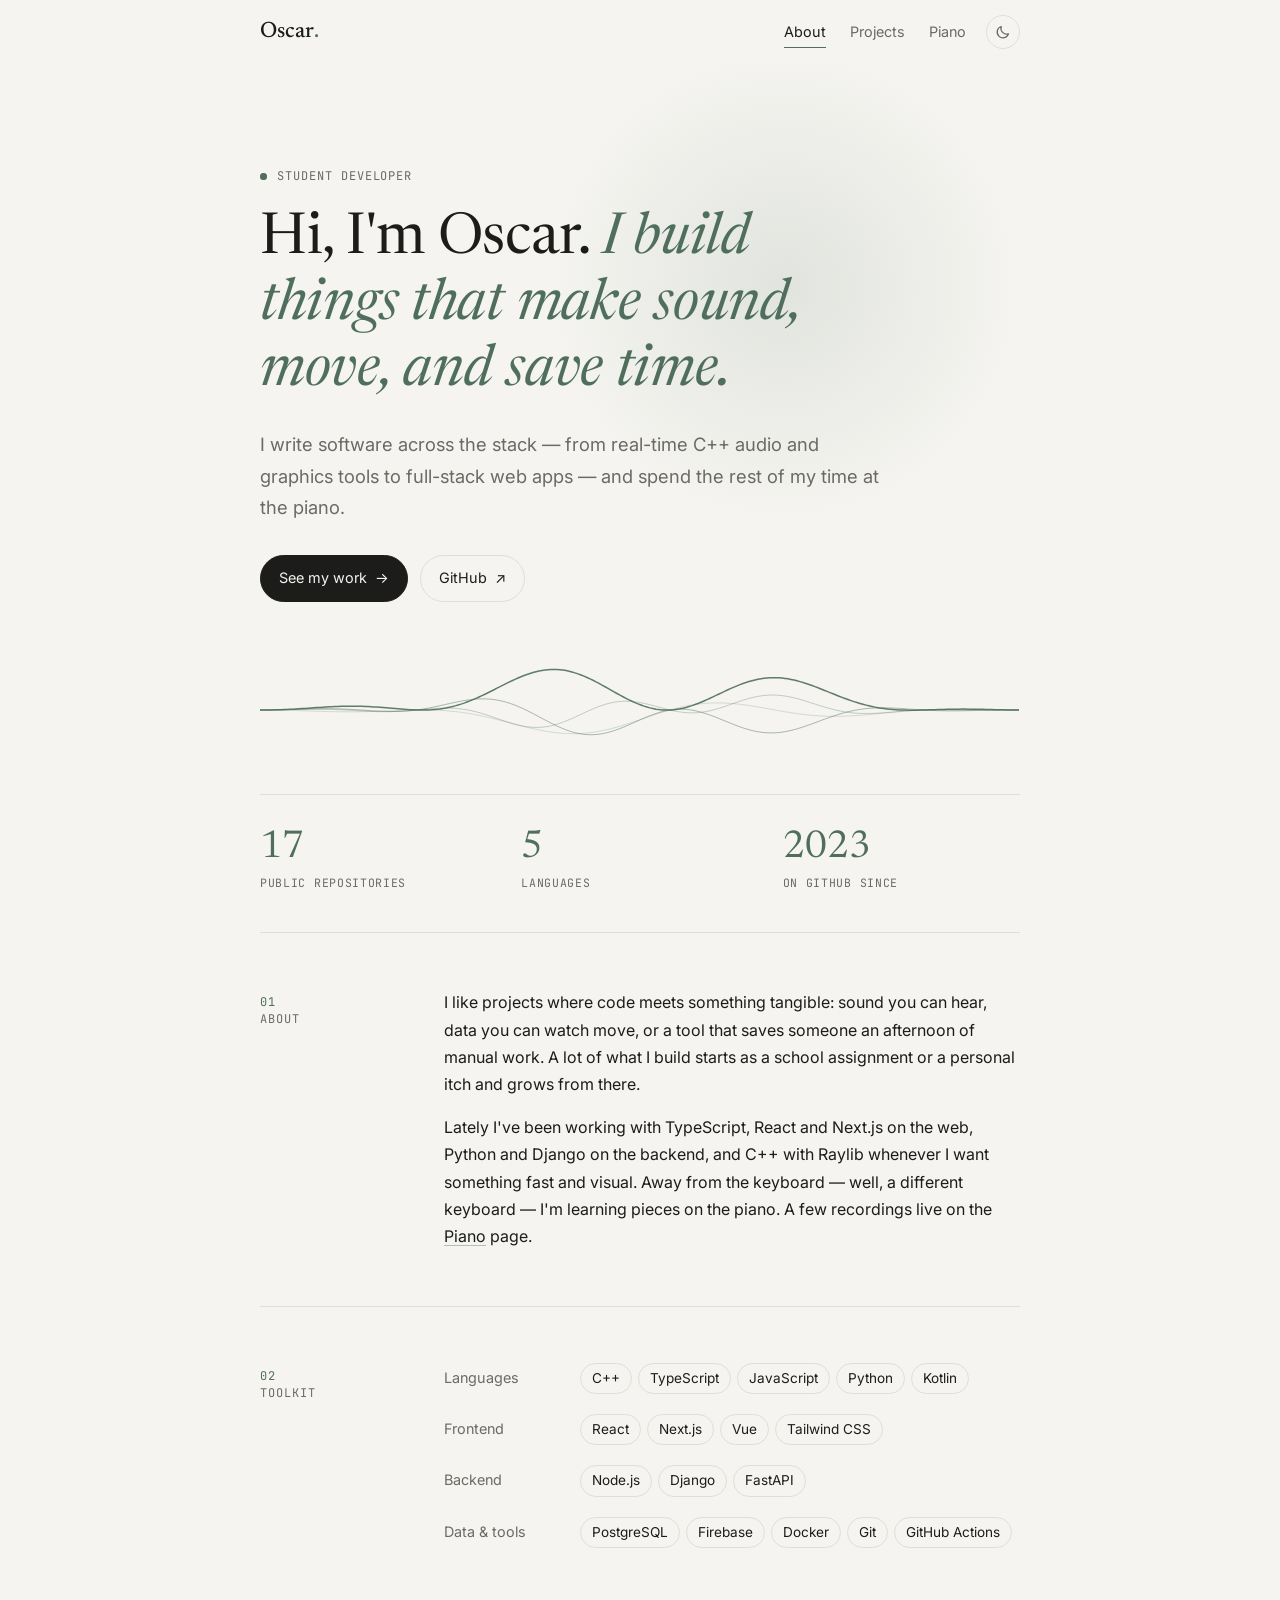
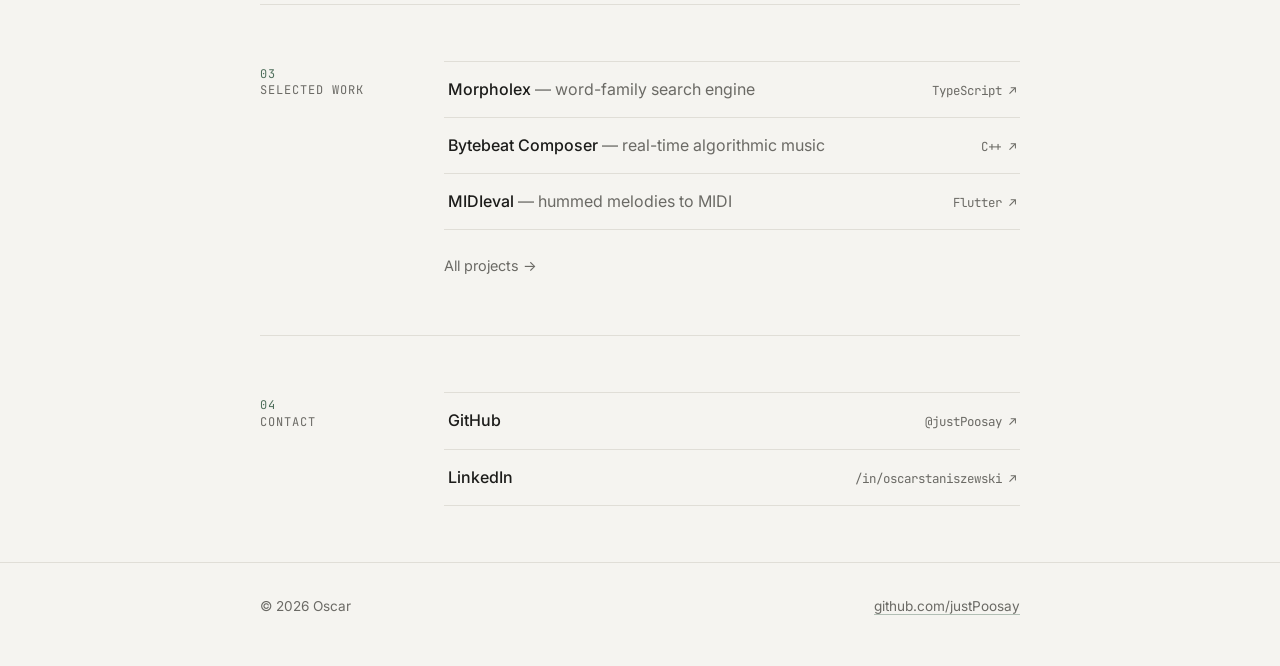
<file: index.html>
<!doctype html>
<html lang="en">
<head>
  <meta charset="utf-8">
  <meta name="viewport" content="width=device-width, initial-scale=1">
  <title>Oscar — Developer</title>
  <meta name="description" content="Oscar is a student developer building everything from real-time C++ audio and graphics tools to full-stack web apps.">
  <meta name="color-scheme" content="light dark">
  <meta property="og:title" content="Oscar — Developer">
  <meta property="og:description" content="Student developer. C++, TypeScript, Python — and piano.">
  <meta property="og:type" content="website">
  <link rel="icon" href="favicon.svg" type="image/svg+xml">
  <script>
    (function () {
      var t, d = document.documentElement;
      try { t = localStorage.getItem("theme"); } catch (e) {}
      if (t !== "light" && t !== "dark") t = window.matchMedia("(prefers-color-scheme: dark)").matches ? "dark" : "light";
      d.setAttribute("data-theme", t);
      d.classList.add("js");
    })();
  </script>
  <link rel="preconnect" href="https://fonts.googleapis.com">
  <link rel="preconnect" href="https://fonts.gstatic.com" crossorigin>
  <link rel="stylesheet" href="https://fonts.googleapis.com/css2?family=Inter:wght@400;500&family=Newsreader:ital,opsz,wght@0,6..72,400;0,6..72,500;1,6..72,400&family=JetBrains+Mono&display=swap">
  <link rel="stylesheet" href="assets/css/style.css">
</head>
<body>
  <a class="skip-link" href="#main">Skip to content</a>

  <header class="site-header">
    <nav class="container nav" aria-label="Main">
      <a class="brand" href="index.html">Oscar<span class="brand-dot">.</span></a>
      <ul class="nav-links">
        <li><a href="index.html" aria-current="page">About</a></li>
        <li><a href="projects.html">Projects</a></li>
        <li><a href="piano.html">Piano</a></li>
        <li>
          <button class="theme-toggle" type="button" aria-label="Toggle dark mode">
            <svg class="icon-moon" viewBox="0 0 16 16" aria-hidden="true"><path d="M13.5 9.8A5.8 5.8 0 0 1 6.2 2.5a5.8 5.8 0 1 0 7.3 7.3z" fill="none" stroke="currentColor" stroke-width="1.3" stroke-linejoin="round"/></svg>
            <svg class="icon-sun" viewBox="0 0 16 16" aria-hidden="true"><circle cx="8" cy="8" r="3" fill="none" stroke="currentColor" stroke-width="1.3"/><path d="M8 1v1.6M8 13.4V15M1 8h1.6M13.4 8H15M3 3l1.1 1.1M11.9 11.9 13 13M3 13l1.1-1.1M11.9 4.1 13 3" stroke="currentColor" stroke-width="1.3" stroke-linecap="round"/></svg>
          </button>
        </li>
      </ul>
    </nav>
    <div class="scroll-progress" aria-hidden="true"></div>
  </header>

  <main id="main" class="container">
    <section class="hero">
      <div class="hero-glow" aria-hidden="true"></div>
      <div data-stagger>
        <p class="eyebrow"><span class="status-dot" aria-hidden="true"></span>Student developer</p>
        <h1>Hi, I'm Oscar. <em>I build things that make sound, move, and save time.</em></h1>
        <p class="lead">
          I write software across the stack — from real-time C++ audio and graphics
          tools to full-stack web apps — and spend the rest of my time at the piano.
        </p>
        <div class="hero-links">
          <a class="button button--solid" href="projects.html">See my work <span class="arrow arrow--right">→</span></a>
          <a class="button" href="https://github.com/justPoosay">GitHub <span class="arrow">↗</span></a>
        </div>
      </div>
      <canvas class="wave" aria-hidden="true" data-reveal></canvas>
    </section>

    <dl class="facts" data-stagger>
      <div>
        <dt>Public repositories</dt>
        <dd data-count="17">17</dd>
      </div>
      <div>
        <dt>Languages</dt>
        <dd data-count="5">5</dd>
      </div>
      <div>
        <dt>On GitHub since</dt>
        <dd data-count="2023" data-count-from="2010">2023</dd>
      </div>
    </dl>

    <section class="section" aria-labelledby="about-label" data-reveal>
      <h2 class="section-label" id="about-label"><span class="num">01</span>About</h2>
      <div class="section-body prose">
        <p>
          I like projects where code meets something tangible: sound you can hear,
          data you can watch move, or a tool that saves someone an afternoon of
          manual work. A lot of what I build starts as a school assignment or a
          personal itch and grows from there.
        </p>
        <p>
          Lately I've been working with TypeScript, React and Next.js on the web,
          Python and Django on the backend, and C++ with Raylib whenever I want
          something fast and visual. Away from the keyboard — well, a different
          keyboard — I'm learning pieces on the piano. A few recordings live on the
          <a href="piano.html">Piano</a> page.
        </p>
      </div>
    </section>

    <section class="section" aria-labelledby="toolkit-label" data-reveal>
      <h2 class="section-label" id="toolkit-label"><span class="num">02</span>Toolkit</h2>
      <div class="section-body">
        <dl class="toolkit">
          <div>
            <dt>Languages</dt>
            <dd><ul class="chips"><li>C++</li><li>TypeScript</li><li>JavaScript</li><li>Python</li><li>Kotlin</li></ul></dd>
          </div>
          <div>
            <dt>Frontend</dt>
            <dd><ul class="chips"><li>React</li><li>Next.js</li><li>Vue</li><li>Tailwind CSS</li></ul></dd>
          </div>
          <div>
            <dt>Backend</dt>
            <dd><ul class="chips"><li>Node.js</li><li>Django</li><li>FastAPI</li></ul></dd>
          </div>
          <div>
            <dt>Data &amp; tools</dt>
            <dd><ul class="chips"><li>PostgreSQL</li><li>Firebase</li><li>Docker</li><li>Git</li><li>GitHub Actions</li></ul></dd>
          </div>
        </dl>
      </div>
    </section>

    <section class="section" aria-labelledby="work-label" data-reveal>
      <h2 class="section-label" id="work-label"><span class="num">03</span>Selected work</h2>
      <div class="section-body">
        <ul class="link-list">
          <li>
            <a href="https://github.com/justPoosay/Morpholex">
              <span><span class="title">Morpholex</span> <span class="desc">— word-family search engine</span></span>
              <span class="meta">TypeScript <span class="arrow">↗</span></span>
            </a>
          </li>
          <li>
            <a href="https://github.com/justPoosay/bytebeat-player">
              <span><span class="title">Bytebeat Composer</span> <span class="desc">— real-time algorithmic music</span></span>
              <span class="meta">C++ <span class="arrow">↗</span></span>
            </a>
          </li>
          <li>
            <a href="https://github.com/justPoosay/midieval">
              <span><span class="title">MIDIeval</span> <span class="desc">— hummed melodies to MIDI</span></span>
              <span class="meta">Flutter <span class="arrow">↗</span></span>
            </a>
          </li>
        </ul>
        <a class="more-link" href="projects.html">All projects <span class="arrow arrow--right">→</span></a>
      </div>
    </section>

    <section class="section" aria-labelledby="contact-label" data-reveal>
      <h2 class="section-label" id="contact-label"><span class="num">04</span>Contact</h2>
      <div class="section-body">
        <ul class="link-list">
          <li>
            <a href="https://github.com/justPoosay">
              <span class="title">GitHub</span>
              <span class="meta">@justPoosay <span class="arrow">↗</span></span>
            </a>
          </li>
          <li>
            <a href="https://www.linkedin.com/in/oscarstaniszewski/">
              <span class="title">LinkedIn</span>
              <span class="meta">/in/oscarstaniszewski <span class="arrow">↗</span></span>
            </a>
          </li>
          <!-- To add email, copy a block above and use href="mailto:you@example.com" -->
        </ul>
      </div>
    </section>
  </main>

  <footer class="site-footer">
    <div class="container footer-inner">
      <span>© <span id="year">2026</span> Oscar</span>
      <a href="https://github.com/justPoosay">github.com/justPoosay</a>
    </div>
  </footer>

  <script src="assets/js/main.js"></script>
</body>
</html>
</file>
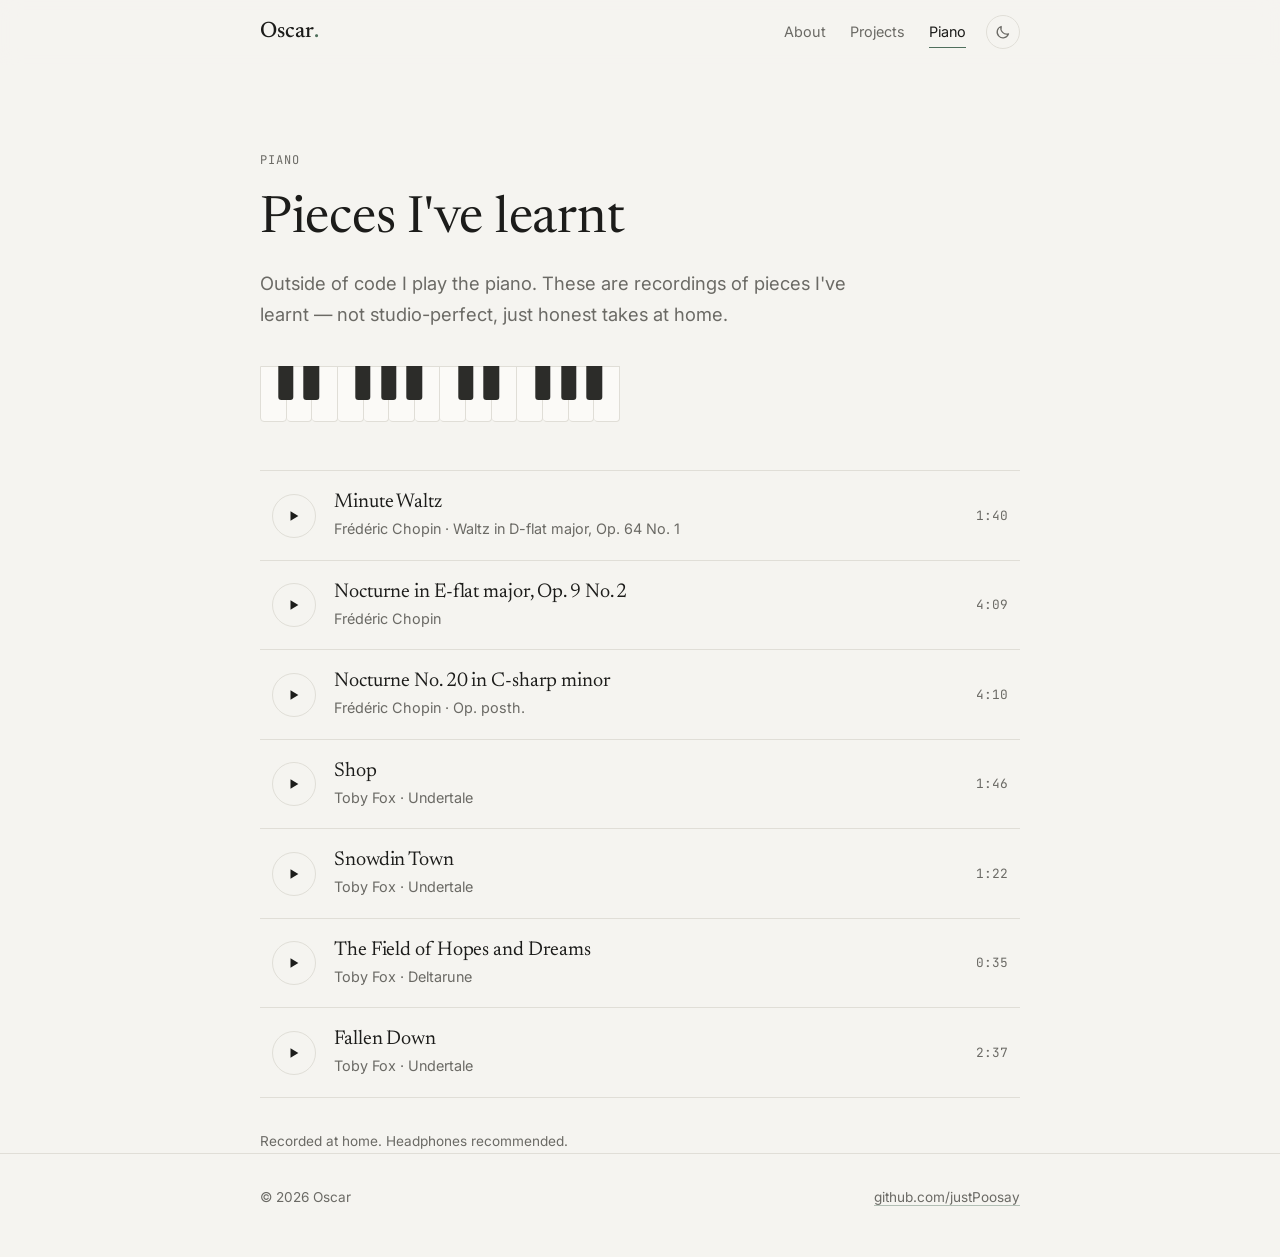
<file: piano.html>
<!doctype html>
<html lang="en">
<head>
  <meta charset="utf-8">
  <meta name="viewport" content="width=device-width, initial-scale=1">
  <title>Piano — Oscar</title>
  <meta name="description" content="Recordings of piano pieces Oscar has learnt.">
  <meta name="color-scheme" content="light dark">
  <link rel="icon" href="favicon.svg" type="image/svg+xml">
  <script>
    (function () {
      var t, d = document.documentElement;
      try { t = localStorage.getItem("theme"); } catch (e) {}
      if (t !== "light" && t !== "dark") t = window.matchMedia("(prefers-color-scheme: dark)").matches ? "dark" : "light";
      d.setAttribute("data-theme", t);
      d.classList.add("js");
    })();
  </script>
  <link rel="preconnect" href="https://fonts.googleapis.com">
  <link rel="preconnect" href="https://fonts.gstatic.com" crossorigin>
  <link rel="stylesheet" href="https://fonts.googleapis.com/css2?family=Inter:wght@400;500&family=Newsreader:ital,opsz,wght@0,6..72,400;0,6..72,500;1,6..72,400&family=JetBrains+Mono&display=swap">
  <link rel="stylesheet" href="assets/css/style.css">
</head>
<body>
  <a class="skip-link" href="#main">Skip to content</a>

  <header class="site-header">
    <nav class="container nav" aria-label="Main">
      <a class="brand" href="index.html">Oscar<span class="brand-dot">.</span></a>
      <ul class="nav-links">
        <li><a href="index.html">About</a></li>
        <li><a href="projects.html">Projects</a></li>
        <li><a href="piano.html" aria-current="page">Piano</a></li>
        <li>
          <button class="theme-toggle" type="button" aria-label="Toggle dark mode">
            <svg class="icon-moon" viewBox="0 0 16 16" aria-hidden="true"><path d="M13.5 9.8A5.8 5.8 0 0 1 6.2 2.5a5.8 5.8 0 1 0 7.3 7.3z" fill="none" stroke="currentColor" stroke-width="1.3" stroke-linejoin="round"/></svg>
            <svg class="icon-sun" viewBox="0 0 16 16" aria-hidden="true"><circle cx="8" cy="8" r="3" fill="none" stroke="currentColor" stroke-width="1.3"/><path d="M8 1v1.6M8 13.4V15M1 8h1.6M13.4 8H15M3 3l1.1 1.1M11.9 11.9 13 13M3 13l1.1-1.1M11.9 4.1 13 3" stroke="currentColor" stroke-width="1.3" stroke-linecap="round"/></svg>
          </button>
        </li>
      </ul>
    </nav>
    <div class="scroll-progress" aria-hidden="true"></div>
  </header>

  <main id="main" class="container">
    <header class="page-header" data-stagger>
      <p class="eyebrow">Piano</p>
      <h1>Pieces I've learnt</h1>
      <p class="lead">
        Outside of code I play the piano. These are recordings of pieces I've
        learnt — not studio-perfect, just honest takes at home.
      </p>
      <div class="keys" id="keys" aria-hidden="true"></div>
    </header>

    <ol class="pieces" id="pieces" aria-label="Recordings" data-reveal></ol>

    <noscript>
      <p class="piano-footnote">The player needs JavaScript to run.</p>
    </noscript>

    <p class="piano-footnote">Recorded at home. Headphones recommended.</p>
  </main>

  <footer class="site-footer">
    <div class="container footer-inner">
      <span>© <span id="year">2026</span> Oscar</span>
      <a href="https://github.com/justPoosay">github.com/justPoosay</a>
    </div>
  </footer>

  <script src="assets/js/main.js"></script>
  <script src="assets/js/pieces.js"></script>
  <script src="assets/js/player.js"></script>
</body>
</html>
</file>
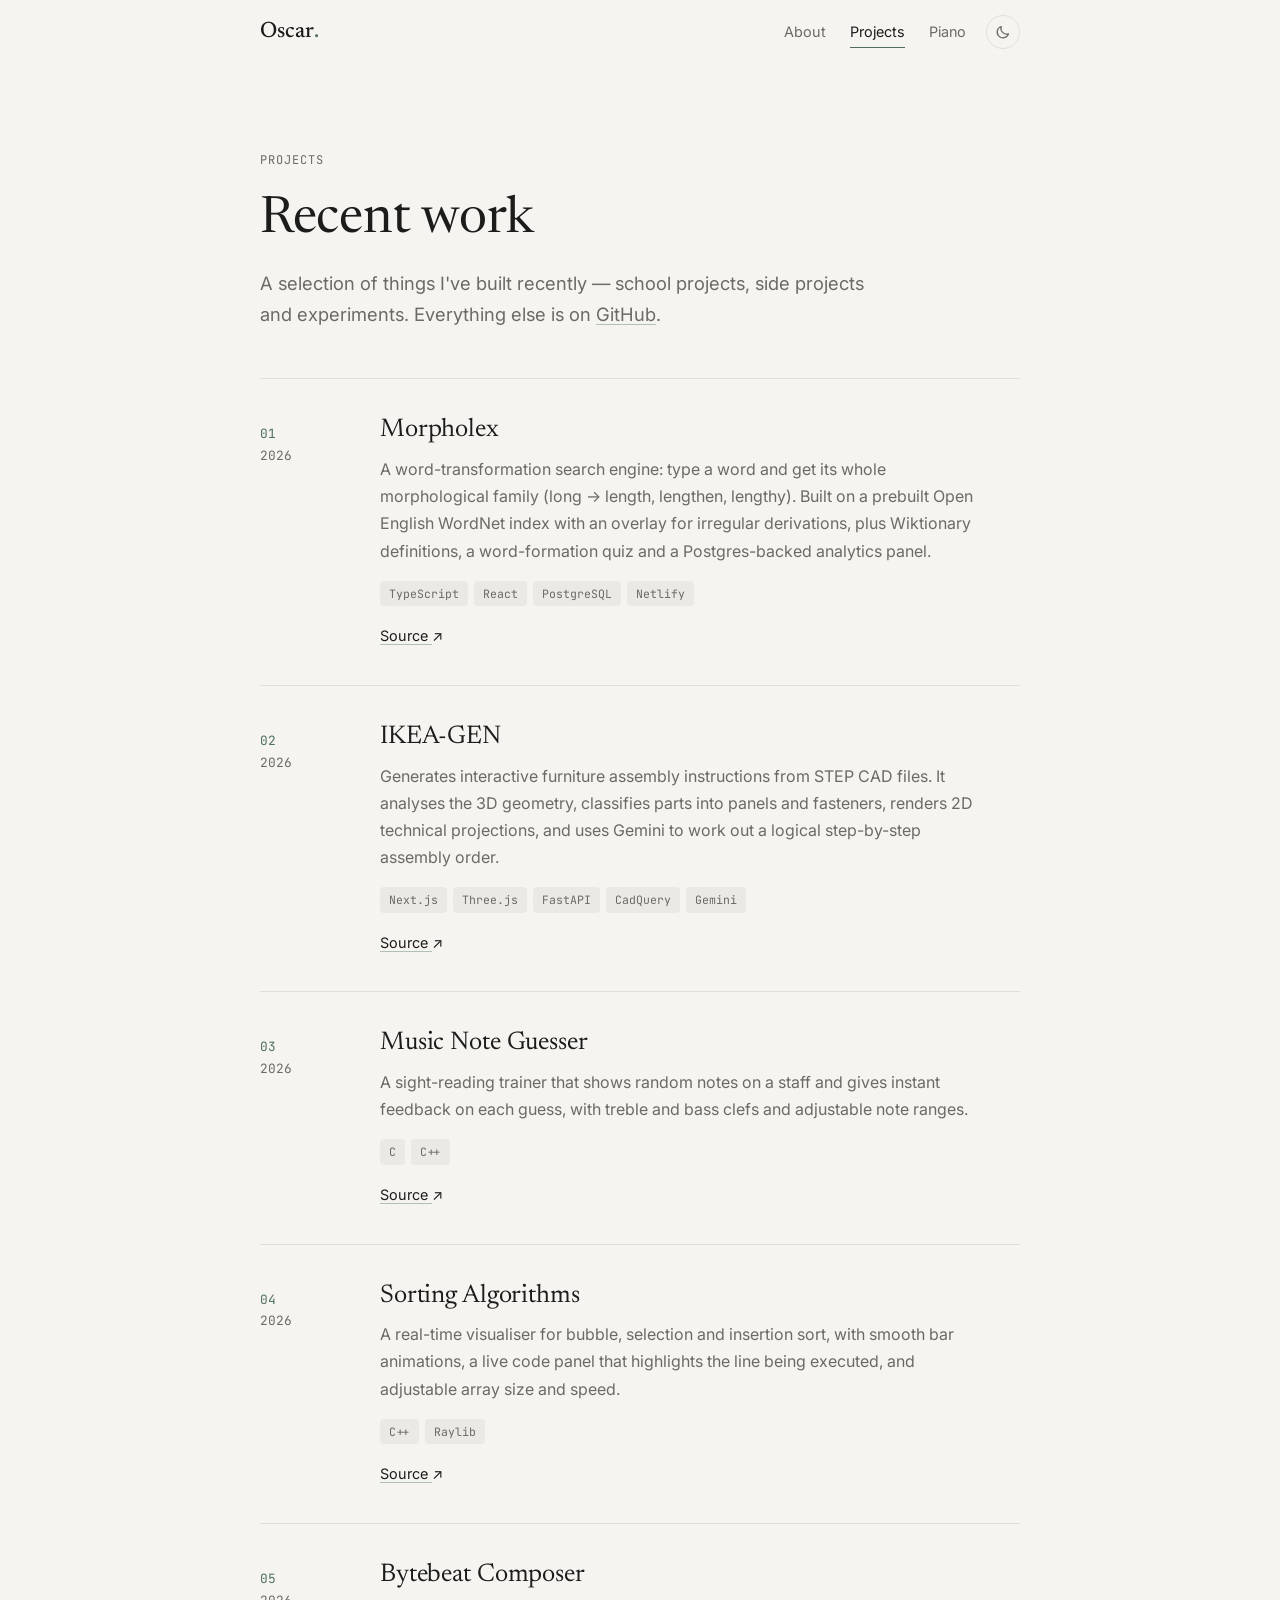
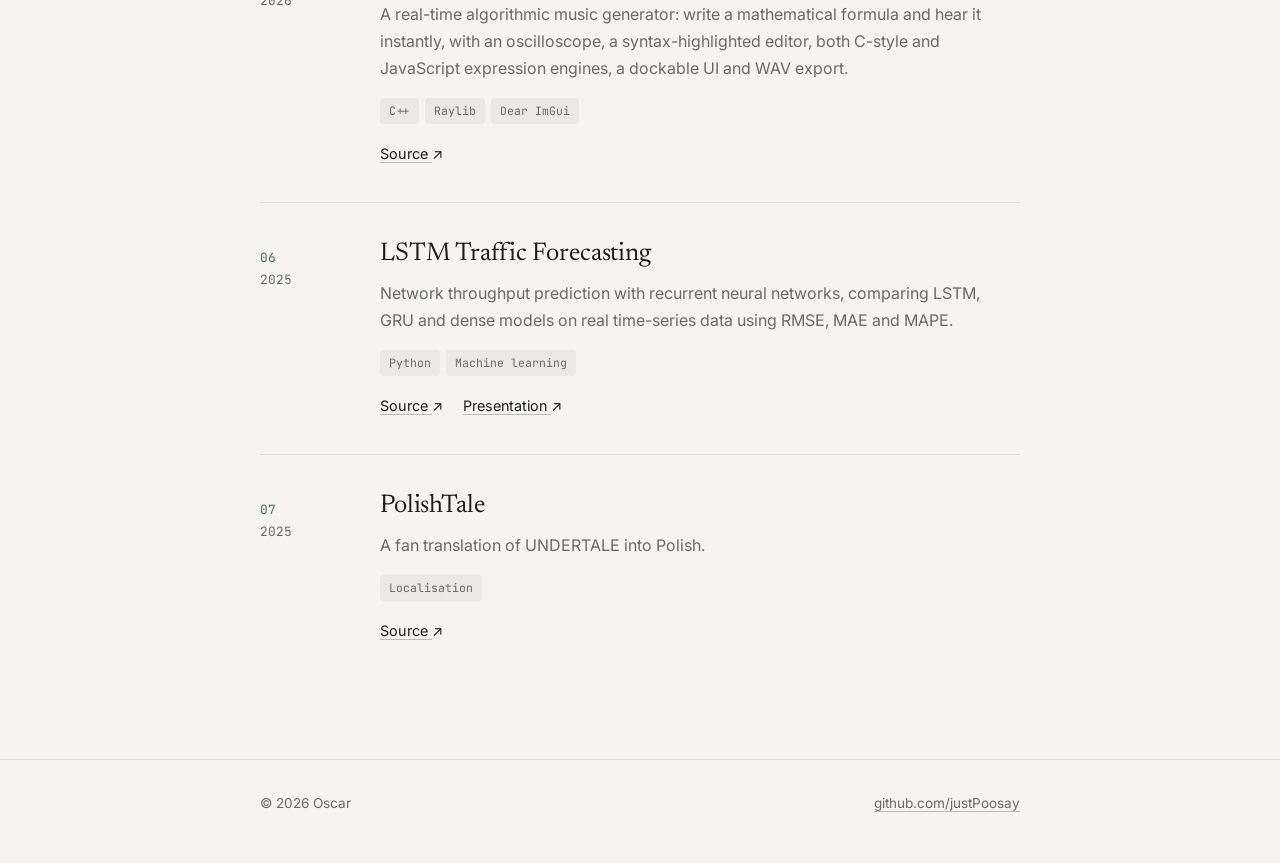
<file: projects.html>
<!doctype html>
<html lang="en">
<head>
  <meta charset="utf-8">
  <meta name="viewport" content="width=device-width, initial-scale=1">
  <title>Projects — Oscar</title>
  <meta name="description" content="Selected projects by Oscar: web apps, C++ tools, data and music software.">
  <meta name="color-scheme" content="light dark">
  <link rel="icon" href="favicon.svg" type="image/svg+xml">
  <script>
    (function () {
      var t, d = document.documentElement;
      try { t = localStorage.getItem("theme"); } catch (e) {}
      if (t !== "light" && t !== "dark") t = window.matchMedia("(prefers-color-scheme: dark)").matches ? "dark" : "light";
      d.setAttribute("data-theme", t);
      d.classList.add("js");
    })();
  </script>
  <link rel="preconnect" href="https://fonts.googleapis.com">
  <link rel="preconnect" href="https://fonts.gstatic.com" crossorigin>
  <link rel="stylesheet" href="https://fonts.googleapis.com/css2?family=Inter:wght@400;500&family=Newsreader:ital,opsz,wght@0,6..72,400;0,6..72,500;1,6..72,400&family=JetBrains+Mono&display=swap">
  <link rel="stylesheet" href="assets/css/style.css">
</head>
<body>
  <a class="skip-link" href="#main">Skip to content</a>

  <header class="site-header">
    <nav class="container nav" aria-label="Main">
      <a class="brand" href="index.html">Oscar<span class="brand-dot">.</span></a>
      <ul class="nav-links">
        <li><a href="index.html">About</a></li>
        <li><a href="projects.html" aria-current="page">Projects</a></li>
        <li><a href="piano.html">Piano</a></li>
        <li>
          <button class="theme-toggle" type="button" aria-label="Toggle dark mode">
            <svg class="icon-moon" viewBox="0 0 16 16" aria-hidden="true"><path d="M13.5 9.8A5.8 5.8 0 0 1 6.2 2.5a5.8 5.8 0 1 0 7.3 7.3z" fill="none" stroke="currentColor" stroke-width="1.3" stroke-linejoin="round"/></svg>
            <svg class="icon-sun" viewBox="0 0 16 16" aria-hidden="true"><circle cx="8" cy="8" r="3" fill="none" stroke="currentColor" stroke-width="1.3"/><path d="M8 1v1.6M8 13.4V15M1 8h1.6M13.4 8H15M3 3l1.1 1.1M11.9 11.9 13 13M3 13l1.1-1.1M11.9 4.1 13 3" stroke="currentColor" stroke-width="1.3" stroke-linecap="round"/></svg>
          </button>
        </li>
      </ul>
    </nav>
    <div class="scroll-progress" aria-hidden="true"></div>
  </header>

  <main id="main" class="container">
    <header class="page-header" data-stagger>
      <p class="eyebrow">Projects</p>
      <h1>Recent work</h1>
      <p class="lead">
        A selection of things I've built recently — school projects, side projects
        and experiments. Everything else is on
        <a href="https://github.com/justPoosay?tab=repositories">GitHub</a>.
      </p>
    </header>

    <ol class="projects" reversed>
      <li class="project" data-reveal>
        <span class="project-year"><span class="num">01</span>2026</span>
        <div>
          <h2>Morpholex</h2>
          <p>
            A word-transformation search engine: type a word and get its whole
            morphological family (long → length, lengthen, lengthy). Built on a
            prebuilt Open English WordNet index with an overlay for irregular
            derivations, plus Wiktionary definitions, a word-formation quiz and a
            Postgres-backed analytics panel.
          </p>
          <ul class="tags">
            <li>TypeScript</li><li>React</li><li>PostgreSQL</li><li>Netlify</li>
          </ul>
          <div class="project-links">
            <a href="https://github.com/justPoosay/Morpholex">Source <span class="arrow">↗</span></a>
          </div>
        </div>
      </li>

      <li class="project" data-reveal>
        <span class="project-year"><span class="num">02</span>2026</span>
        <div>
          <h2>IKEA-GEN</h2>
          <p>
            Generates interactive furniture assembly instructions from STEP CAD files.
            It analyses the 3D geometry, classifies parts into panels and fasteners,
            renders 2D technical projections, and uses Gemini to work out a logical
            step-by-step assembly order.
          </p>
          <ul class="tags">
            <li>Next.js</li><li>Three.js</li><li>FastAPI</li><li>CadQuery</li><li>Gemini</li>
          </ul>
          <div class="project-links">
            <a href="https://github.com/justPoosay/ikea-generator">Source <span class="arrow">↗</span></a>
          </div>
        </div>
      </li>

      <li class="project" data-reveal>
        <span class="project-year"><span class="num">03</span>2026</span>
        <div>
          <h2>Music Note Guesser</h2>
          <p>
            A sight-reading trainer that shows random notes on a staff and gives instant
            feedback on each guess, with treble and bass clefs and adjustable note
            ranges.
          </p>
          <ul class="tags">
            <li>C</li><li>C++</li>
          </ul>
          <div class="project-links">
            <a href="https://github.com/justPoosay/MusicNoteGuesser">Source <span class="arrow">↗</span></a>
          </div>
        </div>
      </li>

      <li class="project" data-reveal>
        <span class="project-year"><span class="num">04</span>2026</span>
        <div>
          <h2>Sorting Algorithms</h2>
          <p>
            A real-time visualiser for bubble, selection and insertion sort, with smooth
            bar animations, a live code panel that highlights the line being executed,
            and adjustable array size and speed.
          </p>
          <ul class="tags">
            <li>C++</li><li>Raylib</li>
          </ul>
          <div class="project-links">
            <a href="https://github.com/justPoosay/SortingAlgorithms">Source <span class="arrow">↗</span></a>
          </div>
        </div>
      </li>

      <li class="project" data-reveal>
        <span class="project-year"><span class="num">05</span>2026</span>
        <div>
          <h2>Bytebeat Composer</h2>
          <p>
            A real-time algorithmic music generator: write a mathematical formula and
            hear it instantly, with an oscilloscope, a syntax-highlighted editor, both
            C-style and JavaScript expression engines, a dockable UI and WAV export.
          </p>
          <ul class="tags">
            <li>C++</li><li>Raylib</li><li>Dear ImGui</li>
          </ul>
          <div class="project-links">
            <a href="https://github.com/justPoosay/bytebeat-player">Source <span class="arrow">↗</span></a>
          </div>
        </div>
      </li>

      <li class="project" data-reveal>
        <span class="project-year"><span class="num">06</span>2025</span>
        <div>
          <h2>LSTM Traffic Forecasting</h2>
          <p>
            Network throughput prediction with recurrent neural networks, comparing
            LSTM, GRU and dense models on real time-series data using RMSE, MAE and
            MAPE.
          </p>
          <ul class="tags">
            <li>Python</li><li>Machine learning</li>
          </ul>
          <div class="project-links">
            <a href="https://github.com/justPoosay/LSTM-forecasting">Source <span class="arrow">↗</span></a>
            <a href="https://justpoosay.github.io/LSTM-forecasting/">Presentation <span class="arrow">↗</span></a>
          </div>
        </div>
      </li>

      <li class="project" data-reveal>
        <span class="project-year"><span class="num">07</span>2025</span>
        <div>
          <h2>PolishTale</h2>
          <p>
            A fan translation of UNDERTALE into Polish.
          </p>
          <ul class="tags">
            <li>Localisation</li>
          </ul>
          <div class="project-links">
            <a href="https://github.com/justPoosay/PolishTale">Source <span class="arrow">↗</span></a>
          </div>
        </div>
      </li>
    </ol>
  </main>

  <footer class="site-footer">
    <div class="container footer-inner">
      <span>© <span id="year">2026</span> Oscar</span>
      <a href="https://github.com/justPoosay">github.com/justPoosay</a>
    </div>
  </footer>

  <script src="assets/js/main.js"></script>
</body>
</html>
</file>
<file: assets/css/style.css>
/* ------------------------------------------------------------
   Tokens
   ------------------------------------------------------------ */
:root {
  --bg: #f5f4f0;
  --surface: #fbfaf7;
  --text: #1c1c1a;
  --text-soft: #3a3936;
  --muted: #6b6a65;
  --faint: #a19f98;
  --line: #e0ded7;
  --hover: #ebe9e3;
  --key-white: #fbfaf7;
  --key-black: #2c2c29;

  /* One muted accent: sage. Change these two lines to re-colour the site. */
  --accent: #4f6f5c;
  --accent-bright: #6f9480;
  --accent-soft: color-mix(in srgb, var(--accent) 12%, transparent);
  --accent-line: color-mix(in srgb, var(--accent) 40%, transparent);

  --serif: "Newsreader", "Iowan Old Style", Georgia, serif;
  --sans: "Inter", system-ui, -apple-system, "Segoe UI", Roboto, sans-serif;
  --mono: "JetBrains Mono", ui-monospace, "SFMono-Regular", Consolas, monospace;

  --ease: cubic-bezier(0.2, 0.7, 0.2, 1);
  --width: 760px;
  --gutter: 24px;
  color-scheme: light;
}

@media (prefers-color-scheme: dark) {
  :root:not([data-theme="light"]) {
    --bg: #121312;
    --surface: #191a18;
    --text: #e7e5df;
    --text-soft: #cfccc4;
    --muted: #9b9992;
    --faint: #66645f;
    --line: #292a27;
    --hover: #20221f;
    --key-white: #262724;
    --key-black: #0b0b0a;
    --accent: #9dbca7;
    --accent-bright: #b9d4c1;
    --accent-soft: color-mix(in srgb, var(--accent) 13%, transparent);
    color-scheme: dark;
  }
}

:root[data-theme="dark"] {
  --bg: #121312;
  --surface: #191a18;
  --text: #e7e5df;
  --text-soft: #cfccc4;
  --muted: #9b9992;
  --faint: #66645f;
  --line: #292a27;
  --hover: #20221f;
  --key-white: #262724;
  --key-black: #0b0b0a;
  --accent: #9dbca7;
  --accent-bright: #b9d4c1;
  --accent-soft: color-mix(in srgb, var(--accent) 13%, transparent);
  color-scheme: dark;
}

/* ------------------------------------------------------------
   Base
   ------------------------------------------------------------ */
*,
*::before,
*::after {
  box-sizing: border-box;
}

html {
  -webkit-text-size-adjust: 100%;
  scroll-behavior: smooth;
}

body {
  margin: 0;
  background: var(--bg);
  color: var(--text);
  font-family: var(--sans);
  font-size: 16px;
  line-height: 1.7;
  -webkit-font-smoothing: antialiased;
  overflow-x: hidden;
  transition: background-color 0.3s ease, color 0.3s ease;
}

::selection {
  background: var(--accent);
  color: var(--bg);
}

a {
  color: inherit;
  text-decoration: underline;
  text-decoration-color: var(--accent-line);
  text-decoration-thickness: 1px;
  text-underline-offset: 3px;
  transition: text-decoration-color 0.2s ease, color 0.2s ease;
}

a:hover {
  color: var(--accent);
  text-decoration-color: currentColor;
}

:focus-visible {
  outline: 2px solid var(--accent);
  outline-offset: 3px;
  border-radius: 2px;
}

h1,
h2,
h3 {
  font-family: var(--serif);
  font-weight: 400;
  font-optical-sizing: auto;
  line-height: 1.2;
  letter-spacing: -0.005em;
  text-wrap: balance;
  margin: 0;
}

p {
  margin: 0 0 1em;
}

p:last-child {
  margin-bottom: 0;
}

.container {
  width: 100%;
  max-width: calc(var(--width) + var(--gutter) * 2);
  margin: 0 auto;
  padding: 0 var(--gutter);
}

.skip-link {
  position: absolute;
  left: -9999px;
  top: 0;
  background: var(--text);
  color: var(--bg);
  padding: 8px 12px;
  z-index: 100;
}

.skip-link:focus {
  left: 12px;
  top: 12px;
}

/* Little arrows that nudge on hover */
.arrow {
  display: inline-block;
  transition: transform 0.25s var(--ease);
}

a:hover .arrow {
  transform: translate(2px, -2px);
}

a:hover .arrow--right {
  transform: translateX(3px);
}

/* ------------------------------------------------------------
   Header / nav
   ------------------------------------------------------------ */
.site-header {
  position: sticky;
  top: 0;
  z-index: 10;
  background: color-mix(in srgb, var(--bg) 84%, transparent);
  backdrop-filter: saturate(140%) blur(10px);
  -webkit-backdrop-filter: saturate(140%) blur(10px);
  border-bottom: 1px solid transparent;
  transition: border-color 0.2s ease;
}

.site-header.is-scrolled {
  border-bottom-color: var(--line);
}

.scroll-progress {
  position: absolute;
  left: 0;
  bottom: -1px;
  width: 100%;
  height: 1px;
  background: var(--accent);
  transform-origin: left;
  transform: scaleX(0);
}

.nav {
  display: flex;
  align-items: center;
  justify-content: space-between;
  height: 64px;
  gap: 16px;
}

.brand {
  font-family: var(--serif);
  font-size: 1.4rem;
  font-weight: 500;
  text-decoration: none;
}

.brand:hover {
  color: var(--text);
}

.brand-dot {
  color: var(--accent);
  display: inline-block;
  transition: transform 0.4s var(--ease);
}

.brand:hover .brand-dot {
  transform: translateY(-3px);
}

.nav-links {
  display: flex;
  align-items: center;
  gap: 4px;
  list-style: none;
  margin: 0;
  padding: 0;
}

.nav-links a {
  position: relative;
  display: block;
  padding: 6px 10px;
  font-size: 0.9rem;
  color: var(--muted);
  text-decoration: none;
  border-radius: 6px;
}

.nav-links a::after {
  content: "";
  position: absolute;
  left: 10px;
  right: 10px;
  bottom: 2px;
  height: 1px;
  background: var(--accent);
  transform: scaleX(0);
  transform-origin: left;
  transition: transform 0.3s var(--ease);
}

.nav-links a:hover {
  color: var(--text);
}

.nav-links a:hover::after,
.nav-links a[aria-current="page"]::after {
  transform: scaleX(1);
}

.nav-links a[aria-current="page"] {
  color: var(--text);
}

.theme-toggle {
  display: grid;
  place-items: center;
  width: 34px;
  height: 34px;
  margin-left: 6px;
  padding: 0;
  border: 1px solid var(--line);
  border-radius: 50%;
  background: transparent;
  color: var(--muted);
  cursor: pointer;
  transition: color 0.2s ease, border-color 0.2s ease, transform 0.4s var(--ease);
}

.theme-toggle:hover {
  color: var(--accent);
  border-color: var(--accent-line);
  transform: rotate(-20deg);
}

.theme-toggle svg {
  width: 16px;
  height: 16px;
}

.theme-toggle .icon-sun {
  display: none;
}

:root[data-theme="dark"] .theme-toggle .icon-sun {
  display: block;
}

:root[data-theme="dark"] .theme-toggle .icon-moon {
  display: none;
}

/* ------------------------------------------------------------
   Hero
   ------------------------------------------------------------ */
.hero {
  position: relative;
  padding: 96px 0 24px;
}

.hero-glow {
  position: absolute;
  z-index: -1;
  top: -40px;
  right: calc(var(--gutter) * -1);
  width: 520px;
  height: 520px;
  max-width: 100vw;
  transform-origin: right center;
  border-radius: 50%;
  background: radial-gradient(circle, var(--accent-soft) 0%, transparent 65%);
  pointer-events: none;
}

.eyebrow {
  display: inline-flex;
  align-items: center;
  gap: 10px;
  font-family: var(--mono);
  font-size: 0.75rem;
  letter-spacing: 0.08em;
  text-transform: uppercase;
  color: var(--muted);
  margin: 0 0 20px;
}

.eyebrow .num {
  color: var(--accent);
}

.status-dot {
  position: relative;
  width: 7px;
  height: 7px;
  border-radius: 50%;
  background: var(--accent);
}

.status-dot::after {
  content: "";
  position: absolute;
  inset: 0;
  border-radius: 50%;
  background: var(--accent);
  opacity: 0.5;
}

.hero h1 {
  font-size: clamp(2.25rem, 6.5vw, 3.6rem);
  line-height: 1.15;
  margin-bottom: 24px;
}

.hero h1 em {
  font-style: italic;
  color: var(--accent);
}

.lead {
  font-size: 1.15rem;
  color: var(--muted);
  max-width: 34em;
}

.hero-links {
  display: flex;
  flex-wrap: wrap;
  gap: 12px;
  margin-top: 32px;
}

/* Sound-wave canvas under the hero */
.wave {
  display: block;
  width: 100%;
  height: 120px;
  margin-top: 48px;
}

/* ------------------------------------------------------------
   Buttons
   ------------------------------------------------------------ */
.button {
  display: inline-flex;
  align-items: center;
  gap: 8px;
  padding: 10px 18px;
  font-size: 0.9rem;
  text-decoration: none;
  border: 1px solid var(--line);
  border-radius: 999px;
  color: var(--text);
  transition: background-color 0.2s ease, border-color 0.2s ease, color 0.2s ease, transform 0.25s var(--ease);
}

.button:hover {
  color: var(--text);
  background: var(--hover);
  border-color: var(--accent-line);
  transform: translateY(-1px);
}

.button--solid {
  background: var(--text);
  border-color: var(--text);
  color: var(--bg);
}

.button--solid:hover {
  color: var(--bg);
  background: var(--accent);
  border-color: var(--accent);
}

/* ------------------------------------------------------------
   Facts row
   ------------------------------------------------------------ */
.facts {
  display: grid;
  grid-template-columns: repeat(3, 1fr);
  gap: 24px;
  margin: 0;
  padding: 32px 0 40px;
  border-top: 1px solid var(--line);
}

.facts div {
  display: flex;
  flex-direction: column-reverse;
}

.facts dt {
  font-family: var(--mono);
  font-size: 0.72rem;
  letter-spacing: 0.06em;
  text-transform: uppercase;
  color: var(--muted);
}

.facts dd {
  margin: 0 0 4px;
  font-family: var(--serif);
  font-size: 2.4rem;
  line-height: 1.1;
  color: var(--accent);
  font-variant-numeric: tabular-nums;
}

/* ------------------------------------------------------------
   Sections
   ------------------------------------------------------------ */
.section {
  display: grid;
  grid-template-columns: 160px 1fr;
  gap: 24px;
  padding: 56px 0;
  border-top: 1px solid var(--line);
}

.section-label {
  font-family: var(--mono);
  font-size: 0.75rem;
  letter-spacing: 0.08em;
  text-transform: uppercase;
  color: var(--muted);
  padding-top: 6px;
  margin: 0;
}

.section-label .num {
  display: block;
  color: var(--accent);
  margin-bottom: 2px;
}

.section-body > * + * {
  margin-top: 1em;
}

.prose {
  max-width: 36em;
}

.more-link {
  display: inline-block;
  margin-top: 24px;
  font-size: 0.9rem;
  color: var(--muted);
  text-decoration: none;
}

.more-link:hover {
  color: var(--accent);
}

/* Toolkit */
.toolkit {
  display: grid;
  gap: 20px;
  margin: 0;
}

.toolkit > div {
  display: grid;
  grid-template-columns: 120px 1fr;
  gap: 16px;
  align-items: baseline;
}

.toolkit dt {
  color: var(--muted);
  font-size: 0.9rem;
}

.toolkit dd {
  margin: 0;
}

.chips {
  display: flex;
  flex-wrap: wrap;
  gap: 6px;
  list-style: none;
  margin: 0;
  padding: 0;
}

.chips li {
  font-size: 0.85rem;
  padding: 3px 11px;
  border: 1px solid var(--line);
  border-radius: 999px;
  transition: border-color 0.2s ease, background-color 0.2s ease, color 0.2s ease, transform 0.25s var(--ease);
}

.chips li:hover {
  border-color: var(--accent-line);
  background: var(--accent-soft);
  color: var(--accent);
  transform: translateY(-2px);
}

/* Compact list (selected work, contact) */
.link-list {
  list-style: none;
  margin: 0;
  padding: 0;
}

.link-list li {
  border-bottom: 1px solid var(--line);
}

.link-list li:first-child {
  border-top: 1px solid var(--line);
}

.link-list a {
  position: relative;
  display: flex;
  justify-content: space-between;
  align-items: baseline;
  gap: 16px;
  padding: 14px 4px;
  text-decoration: none;
  transition: background-color 0.25s ease, padding 0.3s var(--ease);
}

.link-list a::before {
  content: "";
  position: absolute;
  left: 0;
  top: 0;
  bottom: 0;
  width: 2px;
  background: var(--accent);
  transform: scaleY(0);
  transition: transform 0.3s var(--ease);
}

.link-list a:hover {
  color: var(--text);
  background: var(--hover);
  padding-left: 16px;
  padding-right: 12px;
}

.link-list a:hover::before {
  transform: scaleY(1);
}

.link-list a:hover .title {
  color: var(--accent);
}

.link-list .meta {
  font-family: var(--mono);
  font-size: 0.78rem;
  color: var(--muted);
  white-space: nowrap;
}

.link-list .title {
  font-weight: 500;
  transition: color 0.2s ease;
}

.link-list .desc {
  color: var(--muted);
  font-weight: 400;
}

/* ------------------------------------------------------------
   Page header (subpages)
   ------------------------------------------------------------ */
.page-header {
  position: relative;
  padding: 80px 0 48px;
}

.page-header h1 {
  font-size: clamp(2.25rem, 6vw, 3.2rem);
  margin-bottom: 16px;
}

/* ------------------------------------------------------------
   Projects
   ------------------------------------------------------------ */
.projects {
  list-style: none;
  margin: 0 0 80px;
  padding: 0;
}

.project {
  position: relative;
  display: grid;
  grid-template-columns: 96px 1fr;
  gap: 24px;
  padding: 36px 0;
  border-top: 1px solid var(--line);
}

.project::before {
  content: "";
  position: absolute;
  left: -14px;
  top: 36px;
  bottom: 36px;
  width: 2px;
  background: var(--accent);
  transform: scaleY(0);
  transform-origin: top;
  transition: transform 0.4s var(--ease);
}

.project:hover::before {
  transform: scaleY(1);
}

.project-year {
  font-family: var(--mono);
  font-size: 0.8rem;
  color: var(--muted);
  padding-top: 8px;
}

.project-year .num {
  display: block;
  color: var(--accent);
}

.project h2 {
  font-size: 1.6rem;
  margin-bottom: 10px;
  display: flex;
  align-items: baseline;
  flex-wrap: wrap;
  gap: 4px 12px;
  transition: transform 0.35s var(--ease);
}

.project:hover h2 {
  transform: translateX(4px);
}

.status {
  display: inline-flex;
  align-items: center;
  gap: 6px;
  font-family: var(--mono);
  font-size: 0.7rem;
  letter-spacing: 0.06em;
  text-transform: uppercase;
  color: var(--accent);
  background: var(--accent-soft);
  border-radius: 999px;
  padding: 2px 9px;
  transform: translateY(-4px);
}

.project p {
  color: var(--muted);
  max-width: 38em;
}

.tags {
  display: flex;
  flex-wrap: wrap;
  gap: 6px;
  list-style: none;
  margin: 16px 0 0;
  padding: 0;
}

.tags li {
  font-family: var(--mono);
  font-size: 0.72rem;
  padding: 3px 9px;
  border-radius: 4px;
  background: var(--hover);
  color: var(--muted);
  transition: background-color 0.25s ease, color 0.25s ease;
}

.project:hover .tags li {
  background: var(--accent-soft);
  color: var(--accent);
}

.project-links {
  display: flex;
  gap: 20px;
  margin-top: 18px;
  font-size: 0.9rem;
}

/* ------------------------------------------------------------
   Piano
   ------------------------------------------------------------ */
.keys {
  position: relative;
  display: flex;
  height: 56px;
  margin-top: 36px;
  max-width: 360px;
}

.key-white {
  flex: 1;
  border: 1px solid var(--line);
  border-left-width: 0;
  border-radius: 0 0 4px 4px;
  background: var(--key-white);
  transition: background-color 0.6s ease;
}

.key-white:first-child {
  border-left-width: 1px;
}

.key-black {
  position: absolute;
  top: 0;
  width: calc(100% / 14 * 0.6);
  height: 60%;
  border-radius: 0 0 3px 3px;
  background: var(--key-black);
  transform: translateX(-50%);
  transition: background-color 0.6s ease;
}

.keys .is-lit {
  background: var(--accent);
  transition-duration: 0.08s;
}

.pieces {
  list-style: none;
  margin: 0 0 32px;
  padding: 0;
}

.piece {
  border-top: 1px solid var(--line);
  transition: background-color 0.3s ease;
}

.piece:last-child {
  border-bottom: 1px solid var(--line);
}

.piece:hover {
  background: color-mix(in srgb, var(--hover) 50%, transparent);
}

.piece.is-active {
  background: var(--accent-soft);
}

.piece-row {
  display: grid;
  grid-template-columns: 44px 1fr auto;
  align-items: center;
  gap: 18px;
  padding: 18px 12px;
}

.play-button {
  display: grid;
  place-items: center;
  width: 44px;
  height: 44px;
  padding: 0;
  border: 1px solid var(--line);
  border-radius: 50%;
  background: transparent;
  color: var(--text);
  cursor: pointer;
  transition: background-color 0.2s ease, border-color 0.2s ease, color 0.2s ease, transform 0.25s var(--ease);
}

.play-button:hover:not(:disabled) {
  border-color: var(--accent);
  color: var(--accent);
  transform: scale(1.06);
}

.piece.is-playing .play-button {
  background: var(--accent);
  border-color: var(--accent);
  color: var(--bg);
}

.play-button:disabled {
  color: var(--faint);
  cursor: not-allowed;
}

.play-button svg {
  width: 14px;
  height: 14px;
}

.play-button .icon-pause,
.piece.is-playing .play-button .icon-play {
  display: none;
}

.piece.is-playing .play-button .icon-pause {
  display: block;
}

.piece-title {
  display: flex;
  align-items: center;
  gap: 10px;
  font-family: var(--serif);
  font-size: 1.25rem;
  line-height: 1.3;
  margin: 0;
}

.piece-composer {
  font-size: 0.9rem;
  color: var(--muted);
  margin: 2px 0 0;
}

.piece-note {
  font-size: 0.85rem;
  color: var(--faint);
  margin: 6px 0 0;
}

.piece-time {
  font-family: var(--mono);
  font-size: 0.8rem;
  color: var(--muted);
  white-space: nowrap;
  font-variant-numeric: tabular-nums;
}

/* Equaliser shown next to the playing piece */
.eq {
  display: none;
  align-items: flex-end;
  gap: 2px;
  height: 12px;
}

.eq i {
  width: 2px;
  height: 100%;
  background: var(--accent);
  border-radius: 1px;
  transform-origin: bottom;
  transform: scaleY(0.3);
}

.piece.is-active .eq {
  display: inline-flex;
}

.piece-progress {
  display: none;
  padding: 0 12px 18px 74px;
}

.piece.is-active .piece-progress {
  display: block;
}

/* Range input */
.seek {
  -webkit-appearance: none;
  appearance: none;
  width: 100%;
  height: 16px;
  margin: 0;
  background: transparent;
  cursor: pointer;
  --progress: 0%;
}

.seek::-webkit-slider-runnable-track {
  height: 2px;
  background: linear-gradient(to right, var(--accent) var(--progress), var(--line) var(--progress));
  border-radius: 2px;
}

.seek::-moz-range-track {
  height: 2px;
  background: var(--line);
  border-radius: 2px;
}

.seek::-moz-range-progress {
  height: 2px;
  background: var(--accent);
  border-radius: 2px;
}

.seek::-webkit-slider-thumb {
  -webkit-appearance: none;
  width: 12px;
  height: 12px;
  margin-top: -5px;
  border: 0;
  border-radius: 50%;
  background: var(--accent);
}

.seek::-moz-range-thumb {
  width: 12px;
  height: 12px;
  border: 0;
  border-radius: 50%;
  background: var(--accent);
}

.piano-footnote {
  font-size: 0.85rem;
  color: var(--muted);
  margin-bottom: 80px;
}

/* ------------------------------------------------------------
   Footer
   ------------------------------------------------------------ */
.site-footer {
  border-top: 1px solid var(--line);
  padding: 32px 0 48px;
  font-size: 0.85rem;
  color: var(--muted);
}

.footer-inner {
  display: flex;
  justify-content: space-between;
  flex-wrap: wrap;
  gap: 12px;
}

.footer-inner a {
  color: var(--muted);
}

.footer-inner a:hover {
  color: var(--accent);
}

/* ------------------------------------------------------------
   404
   ------------------------------------------------------------ */
.not-found {
  padding: 120px 0;
  min-height: 60vh;
}

.not-found h1 {
  font-size: clamp(2.5rem, 8vw, 4rem);
  margin-bottom: 16px;
}

/* ------------------------------------------------------------
   Motion — only when the visitor hasn't asked for less of it.
   .js is set in <head>, so content stays visible without JS.
   ------------------------------------------------------------ */
@media (prefers-reduced-motion: no-preference) {
  .js .reveal {
    opacity: 0;
    transform: translateY(14px);
    transition: opacity 0.7s var(--ease), transform 0.7s var(--ease);
    transition-delay: var(--delay, 0s);
  }

  .js .reveal.is-visible {
    opacity: 1;
    transform: none;
  }

  .hero-glow {
    animation: drift 18s ease-in-out infinite alternate;
  }

  .status-dot::after {
    animation: pulse 2.4s ease-out infinite;
  }

  .piece.is-playing .eq i {
    animation: eq 0.9s ease-in-out infinite alternate;
  }

  .piece.is-playing .eq i:nth-child(2) { animation-delay: -0.3s; animation-duration: 0.7s; }
  .piece.is-playing .eq i:nth-child(3) { animation-delay: -0.6s; animation-duration: 1.1s; }

  @keyframes drift {
    from { transform: translate(0, 0) scale(1); }
    to { transform: translate(-60px, 40px) scale(1.12); }
  }

  @keyframes pulse {
    from { transform: scale(1); opacity: 0.5; }
    to { transform: scale(2.8); opacity: 0; }
  }

  @keyframes eq {
    from { transform: scaleY(0.25); }
    to { transform: scaleY(1); }
  }
}

@media (prefers-reduced-motion: reduce) {
  html {
    scroll-behavior: auto;
  }

  *,
  *::before,
  *::after {
    transition-duration: 0.01ms !important;
  }
}

/* ------------------------------------------------------------
   Small screens
   ------------------------------------------------------------ */
@media (max-width: 640px) {
  :root {
    --gutter: 16px;
  }

  .nav-links a {
    padding: 6px 7px;
  }

  .nav-links a::after {
    left: 7px;
    right: 7px;
  }

  .hero {
    padding: 64px 0 16px;
  }

  .hero-glow {
    width: 340px;
    height: 340px;
  }

  .wave {
    height: 90px;
    margin-top: 36px;
  }

  .page-header {
    padding: 56px 0 32px;
  }

  .facts {
    gap: 12px;
  }

  .facts dd {
    font-size: 1.9rem;
  }

  .section,
  .project {
    grid-template-columns: 1fr;
    gap: 12px;
  }

  .section {
    padding: 40px 0;
  }

  .section-label .num {
    display: inline;
    margin: 0 8px 0 0;
  }

  .project {
    padding: 28px 0;
  }

  .project::before {
    left: -10px;
    top: 28px;
    bottom: 28px;
  }

  .project-year {
    padding-top: 0;
  }

  .project-year .num {
    display: inline;
    margin-right: 8px;
  }

  .toolkit > div {
    grid-template-columns: 1fr;
    gap: 6px;
  }

  .link-list a {
    flex-direction: column;
    gap: 2px;
  }

  .piece-row {
    gap: 14px;
    padding: 16px 4px;
  }

  .piece-progress {
    padding: 0 4px 16px 62px;
  }

  .keys {
    height: 48px;
  }
}
</file>
